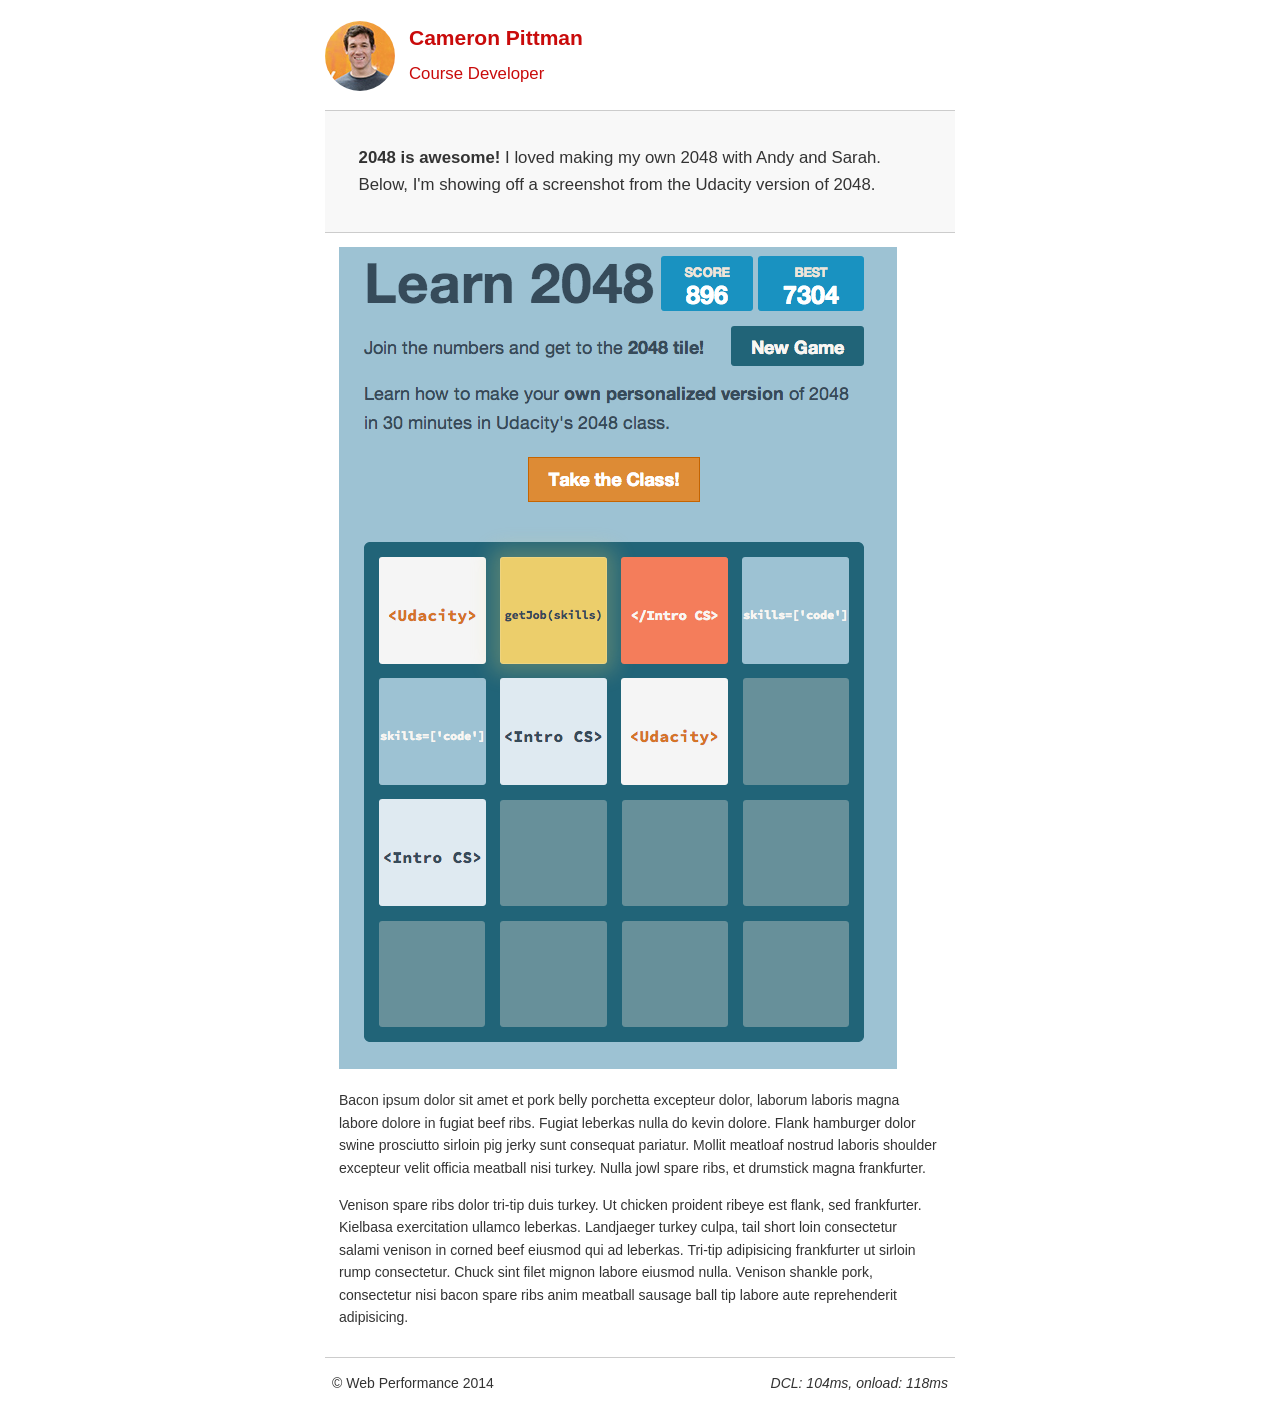
<file: project-2048.html>
<!DOCTYPE html>
<html lang="en">
  <head>
    <meta charset="utf-8">
    <meta name="viewport" content="width=device-width, initial-scale=1">
    <meta name="description" content=" FILL ME IN ">
    <meta name="author" content=" FILL ME IN ">
    <title>Cameron Pittman: Portfolio</title>

    <!-- Hmm, what is the impact of web fonts on speed? Measure it... -->
    <!-- <link href="//fonts.googleapis.com/css?family=Open+Sans:400,700" rel="stylesheet"> -->

    <link href="css/style.css" rel="stylesheet">
    <link href="css/print.css" rel="stylesheet">

    <script>
      (function(w,g){w['GoogleAnalyticsObject']=g;
      w[g]=w[g]||function(){(w[g].q=w[g].q||[]).push(arguments)};w[g].l=1*new Date();})(window,'ga');

      // Optional TODO: replace with your Google Analytics profile ID.
      ga('create', 'UA-XXXX-Y');
      ga('send', 'pageview');
    </script>
    <script src="//www.google-analytics.com/analytics.js"></script>
    <script src="js/perfmatters.js"></script>
  </head>

  <body>
    <header>
      <a href="/"><img src="img/profilepic.jpg"></a>
      <p>Cameron Pittman<br><span>Course Developer</span></p>
    </header>

    <div class="container">
      <div class="hero">
        <strong>2048 is awesome!</strong> I loved making my own 2048 with Andy and Sarah. Below, I'm showing off a screenshot from the Udacity version of 2048.
      </div>

      <div class="content">

        <img class="img-responsive" src="img/2048.png">

        <p>Bacon ipsum dolor sit amet et pork belly porchetta excepteur dolor, laborum laboris magna labore dolore in fugiat beef ribs. Fugiat leberkas nulla do kevin dolore. Flank hamburger dolor swine prosciutto sirloin pig jerky sunt consequat pariatur. Mollit meatloaf nostrud laboris shoulder excepteur velit officia meatball nisi turkey. Nulla jowl spare ribs, et drumstick magna frankfurter.</p>

        <p>Venison spare ribs dolor tri-tip duis turkey. Ut chicken proident ribeye est flank, sed frankfurter. Kielbasa exercitation ullamco leberkas. Landjaeger turkey culpa, tail short loin consectetur salami venison in corned beef eiusmod qui ad leberkas. Tri-tip adipisicing frankfurter ut sirloin rump consectetur. Chuck sint filet mignon labore eiusmod nulla. Venison shankle pork, consectetur nisi bacon spare ribs anim meatball sausage ball tip labore aute reprehenderit adipisicing.</p>

    </div>

    <footer>
      <p>&copy; Web Performance 2014 <span id="crp-stats"></span></p>
    </footer>
  </body>
</html>
</file>
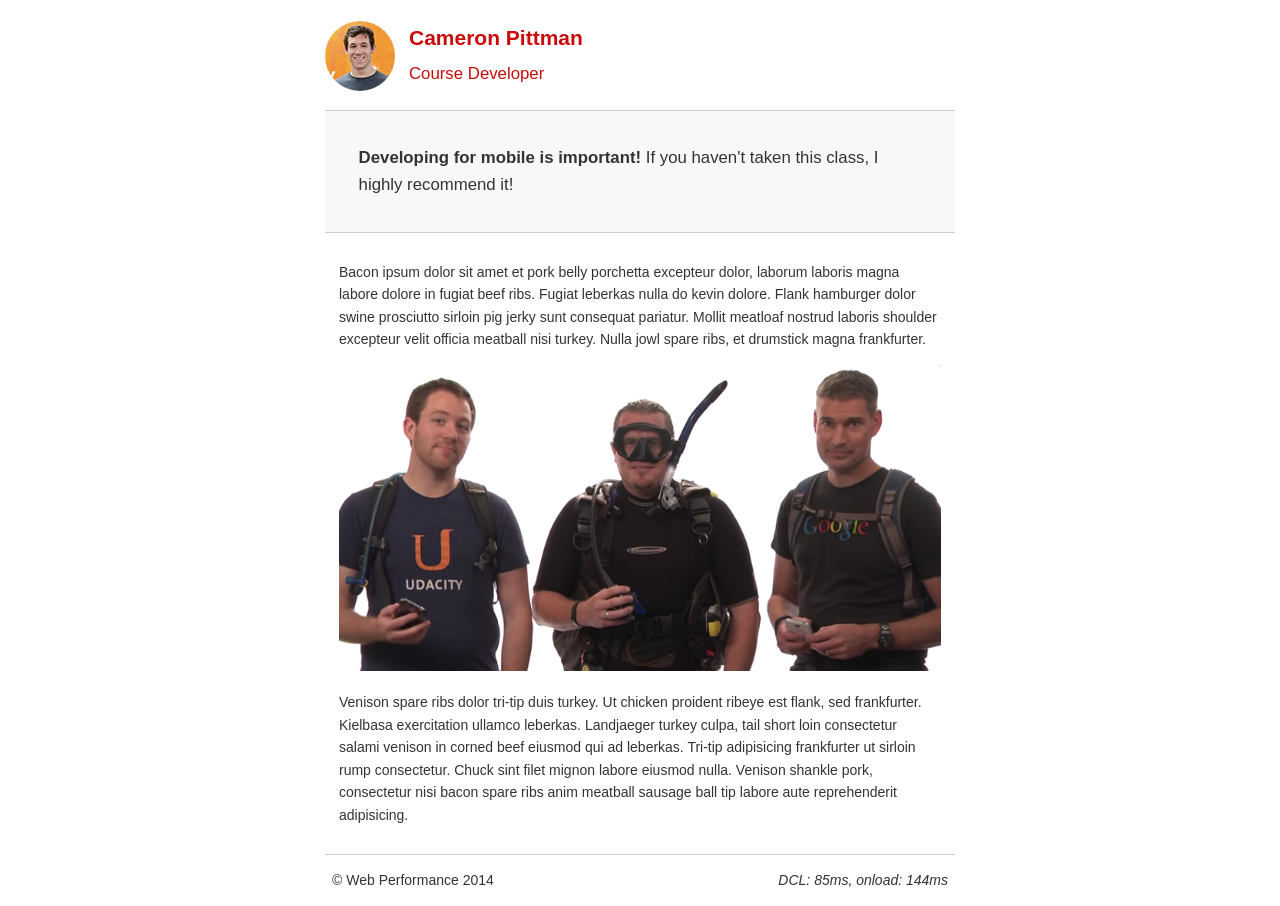
<file: project-mobile.html>
<!DOCTYPE html>
<html lang="en">
  <head>
    <meta charset="utf-8">
    <meta name="viewport" content="width=device-width, initial-scale=1">
    <meta name="description" content=" FILL ME IN ">
    <meta name="author" content=" FILL ME IN ">
    <title>Cameron Pitman: Portfolio</title>

    <!-- Hmm, what is the impact of web fonts on speed? Measure it... -->
    <!-- <link href="//fonts.googleapis.com/css?family=Open+Sans:400,700" rel="stylesheet"> -->

    <link href="css/style.css" rel="stylesheet">
    <link href="css/print.css" rel="stylesheet">

    <script>
      (function(w,g){w['GoogleAnalyticsObject']=g;
      w[g]=w[g]||function(){(w[g].q=w[g].q||[]).push(arguments)};w[g].l=1*new Date();})(window,'ga');

      // Optional TODO: replace with your Google Analytics profile ID.
      ga('create', 'UA-XXXX-Y');
      ga('send', 'pageview');
    </script>
    <script src="http://www.google-analytics.com/analytics.js"></script>
    <script async src="js/perfmatters.js"></script>
  </head>

  <body>
    <header>
      <a href="/"><img src="img/profilepic.jpg"></a>
      <p>Cameron Pittman<br><span>Course Developer</span></p>
    </header>

    <div class="container">
      <div class="hero">
        <strong>Developing for mobile is important!</strong> If you haven't taken this class, I highly recommend it!
      </div>

      <div class="content">

        <p>Bacon ipsum dolor sit amet et pork belly porchetta excepteur dolor, laborum laboris magna labore dolore in fugiat beef ribs. Fugiat leberkas nulla do kevin dolore. Flank hamburger dolor swine prosciutto sirloin pig jerky sunt consequat pariatur. Mollit meatloaf nostrud laboris shoulder excepteur velit officia meatball nisi turkey. Nulla jowl spare ribs, et drumstick magna frankfurter.</p>

        <img src="img/mobilewebdev.jpg">

        <p>Venison spare ribs dolor tri-tip duis turkey. Ut chicken proident ribeye est flank, sed frankfurter. Kielbasa exercitation ullamco leberkas. Landjaeger turkey culpa, tail short loin consectetur salami venison in corned beef eiusmod qui ad leberkas. Tri-tip adipisicing frankfurter ut sirloin rump consectetur. Chuck sint filet mignon labore eiusmod nulla. Venison shankle pork, consectetur nisi bacon spare ribs anim meatball sausage ball tip labore aute reprehenderit adipisicing.</p>

    </div>

    <footer>
      <p>&copy; Web Performance 2014 <span id="crp-stats"></span></p>
    </footer>
  </body>
</html>
</file>
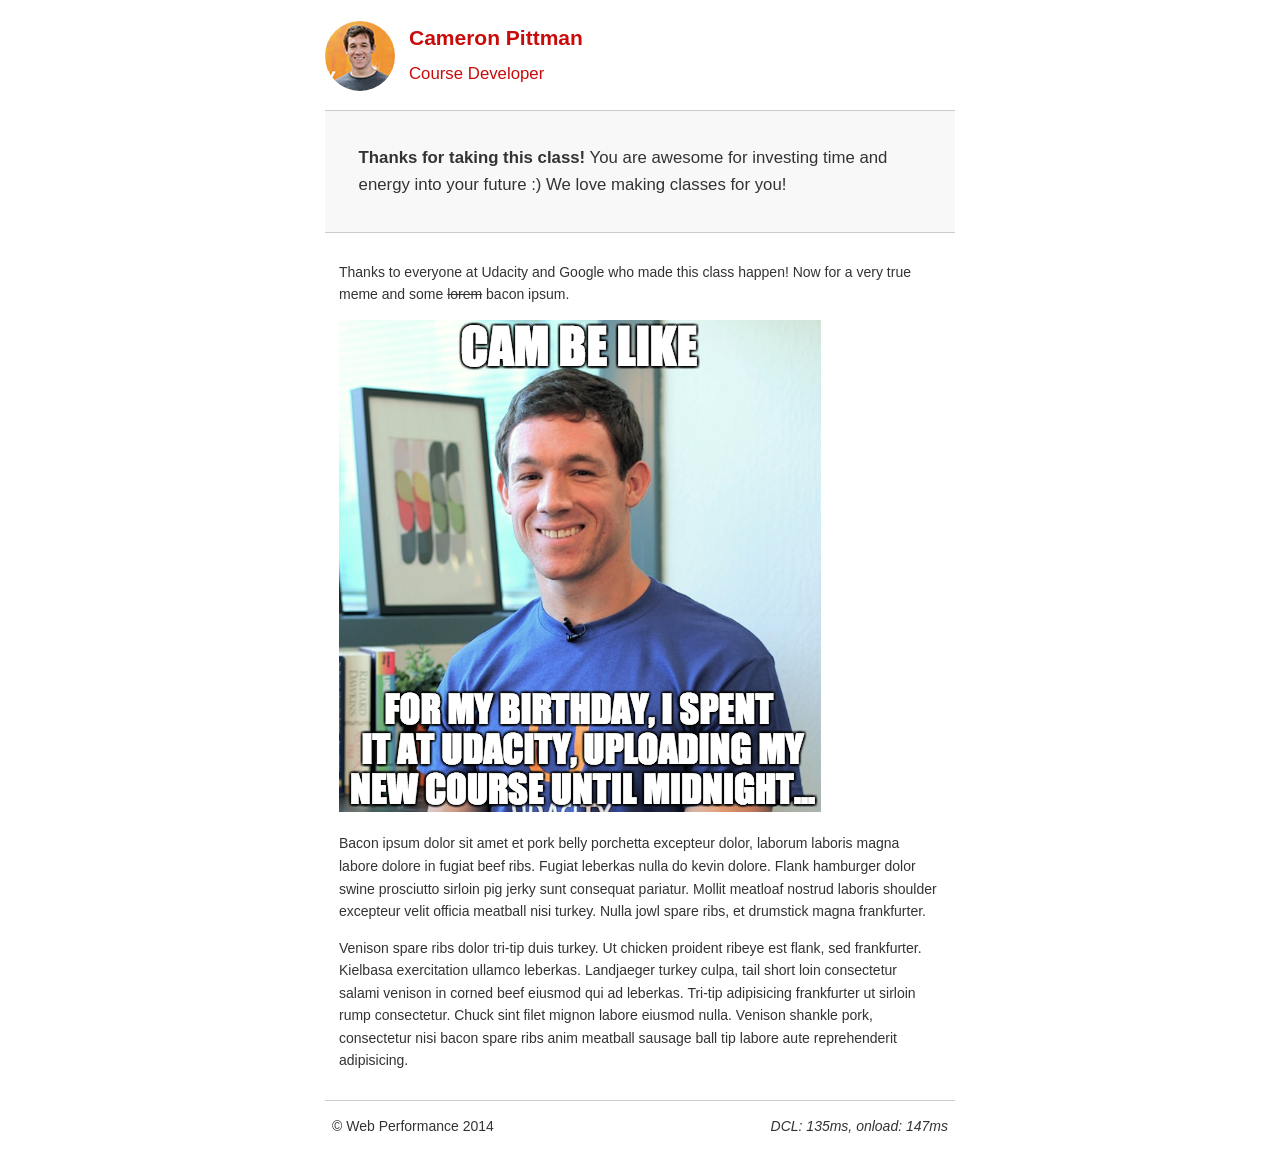
<file: project-webperf.html>
<!DOCTYPE html>
<html lang="en">
  <head>
    <meta charset="utf-8">
    <meta name="viewport" content="width=device-width, initial-scale=1">
    <meta name="description" content=" FILL ME IN ">
    <meta name="author" content=" FILL ME IN ">
    <title>Cameron Pittman: Portfolio</title>

    <!-- Hmm, what is the impact of web fonts on speed? Measure it... -->
    <!-- <link href="//fonts.googleapis.com/css?family=Open+Sans:400,700" rel="stylesheet"> -->

    <link href="css/style.css" rel="stylesheet">
    <link href="css/print.css" rel="stylesheet">

    <script>
      (function(w,g){w['GoogleAnalyticsObject']=g;
      w[g]=w[g]||function(){(w[g].q=w[g].q||[]).push(arguments)};w[g].l=1*new Date();})(window,'ga');

      // Optional TODO: replace with your Google Analytics profile ID.
      ga('create', 'UA-XXXX-Y');
      ga('send', 'pageview');
    </script>
    <script src="http://www.google-analytics.com/analytics.js"></script>
    <script async src="js/perfmatters.js"></script>
  </head>

  <body>
    <header>
      <a href="/"><img src="img/profilepic.jpg"></a>
      <p>Cameron Pittman<br><span>Course Developer</span></p>
    </header>

    <div class="container">
      <div class="hero">
        <strong>Thanks for taking this class!</strong> You are awesome for investing time and energy into your future :) We love making classes for you!
      </div>

      <div class="content">

        <p>Thanks to everyone at Udacity and Google who made this class happen! Now for a very true meme and some <strike>lorem</strike> bacon ipsum.</p>

        <img src="img/cam_be_like.jpg">

        <p>Bacon ipsum dolor sit amet et pork belly porchetta excepteur dolor, laborum laboris magna labore dolore in fugiat beef ribs. Fugiat leberkas nulla do kevin dolore. Flank hamburger dolor swine prosciutto sirloin pig jerky sunt consequat pariatur. Mollit meatloaf nostrud laboris shoulder excepteur velit officia meatball nisi turkey. Nulla jowl spare ribs, et drumstick magna frankfurter.</p>

        <p>Venison spare ribs dolor tri-tip duis turkey. Ut chicken proident ribeye est flank, sed frankfurter. Kielbasa exercitation ullamco leberkas. Landjaeger turkey culpa, tail short loin consectetur salami venison in corned beef eiusmod qui ad leberkas. Tri-tip adipisicing frankfurter ut sirloin rump consectetur. Chuck sint filet mignon labore eiusmod nulla. Venison shankle pork, consectetur nisi bacon spare ribs anim meatball sausage ball tip labore aute reprehenderit adipisicing.</p>

    </div>

    <footer>
      <p>&copy; Web Performance 2014 <span id="crp-stats"></span></p>
    </footer>
  </body>
</html>
</file>
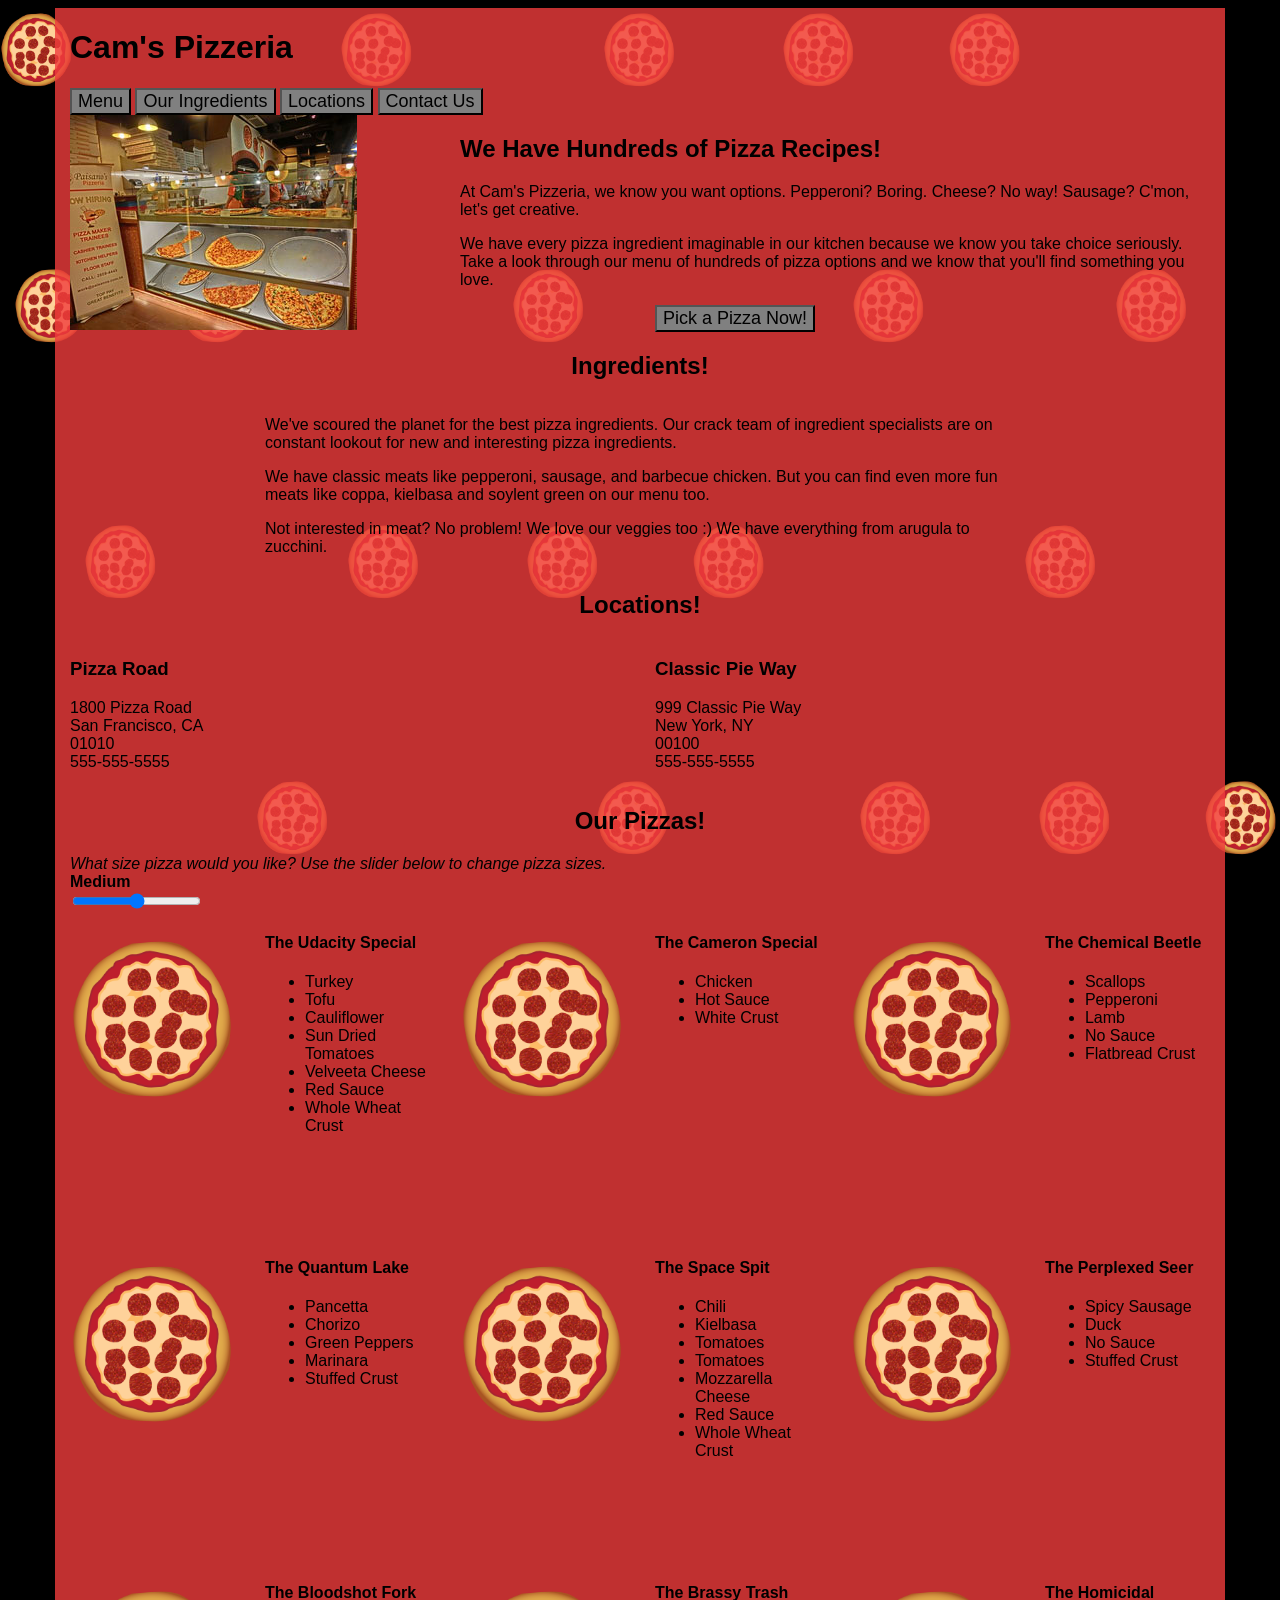
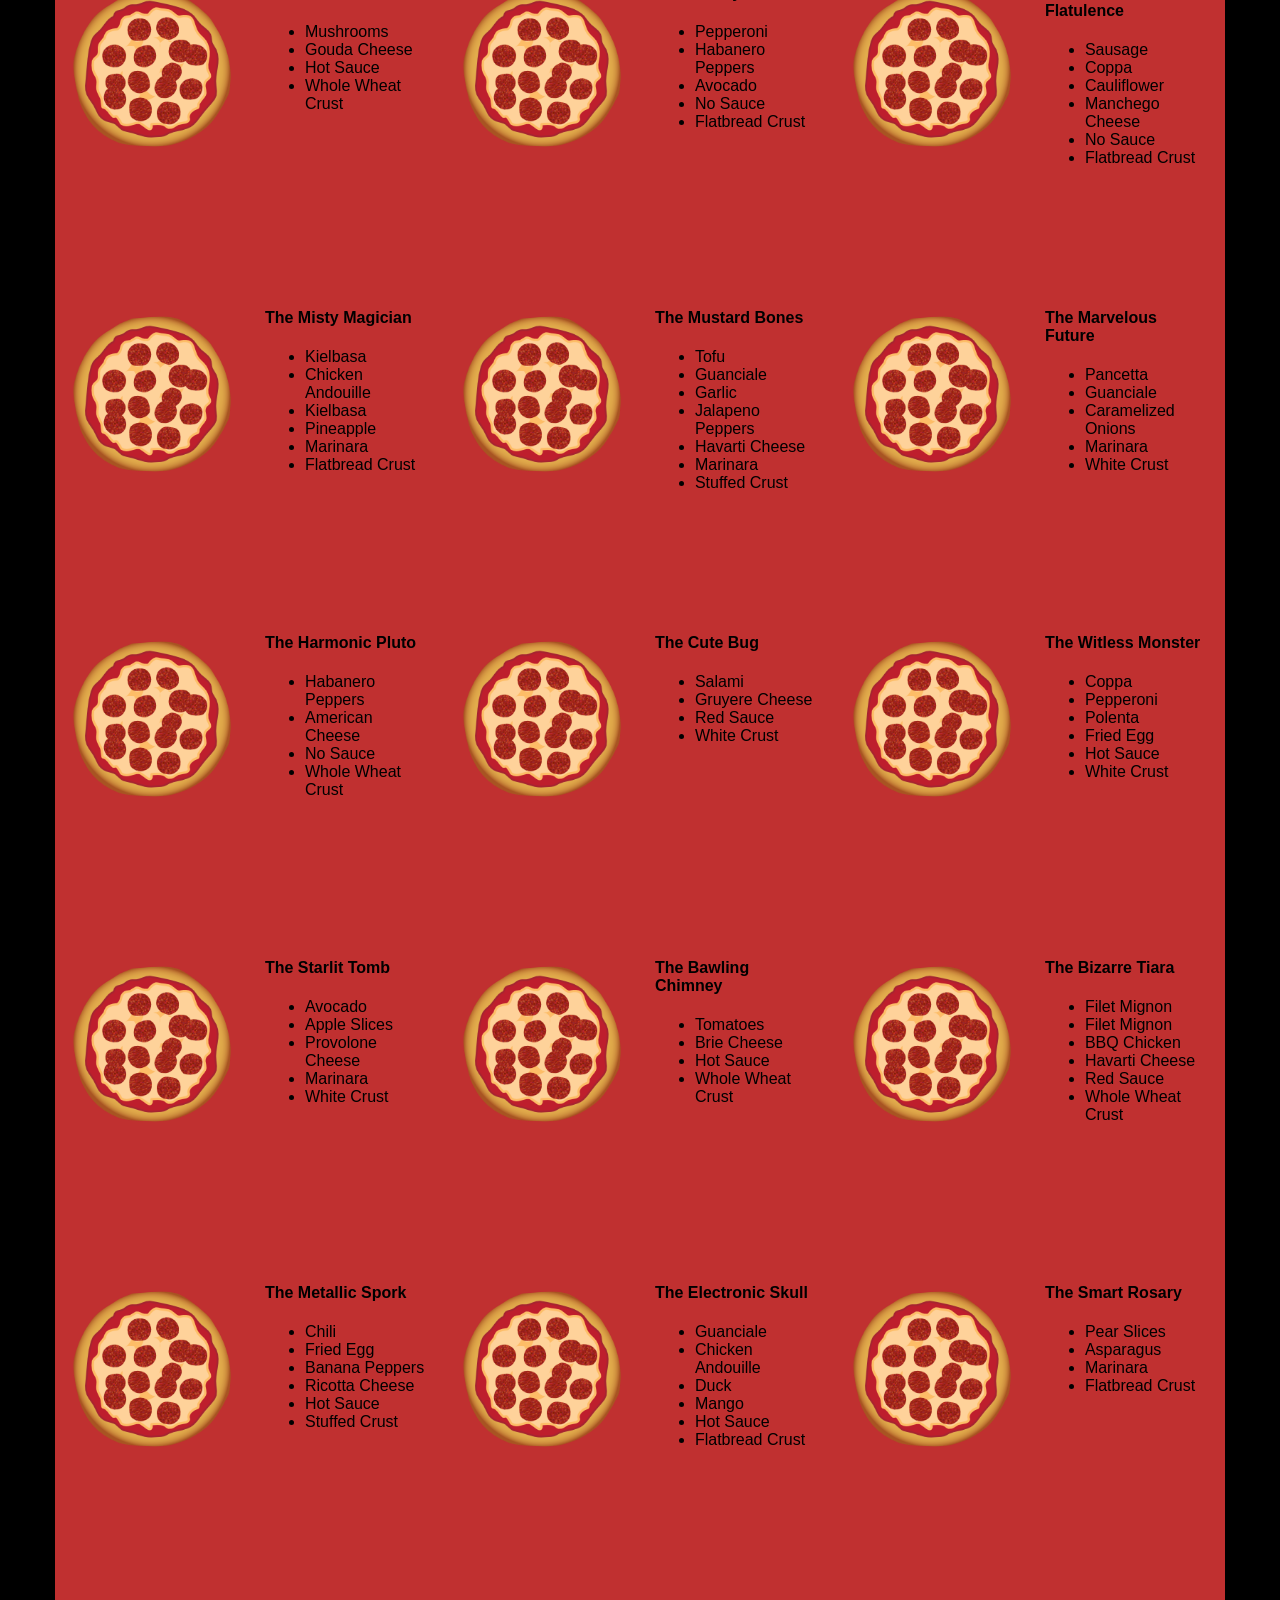
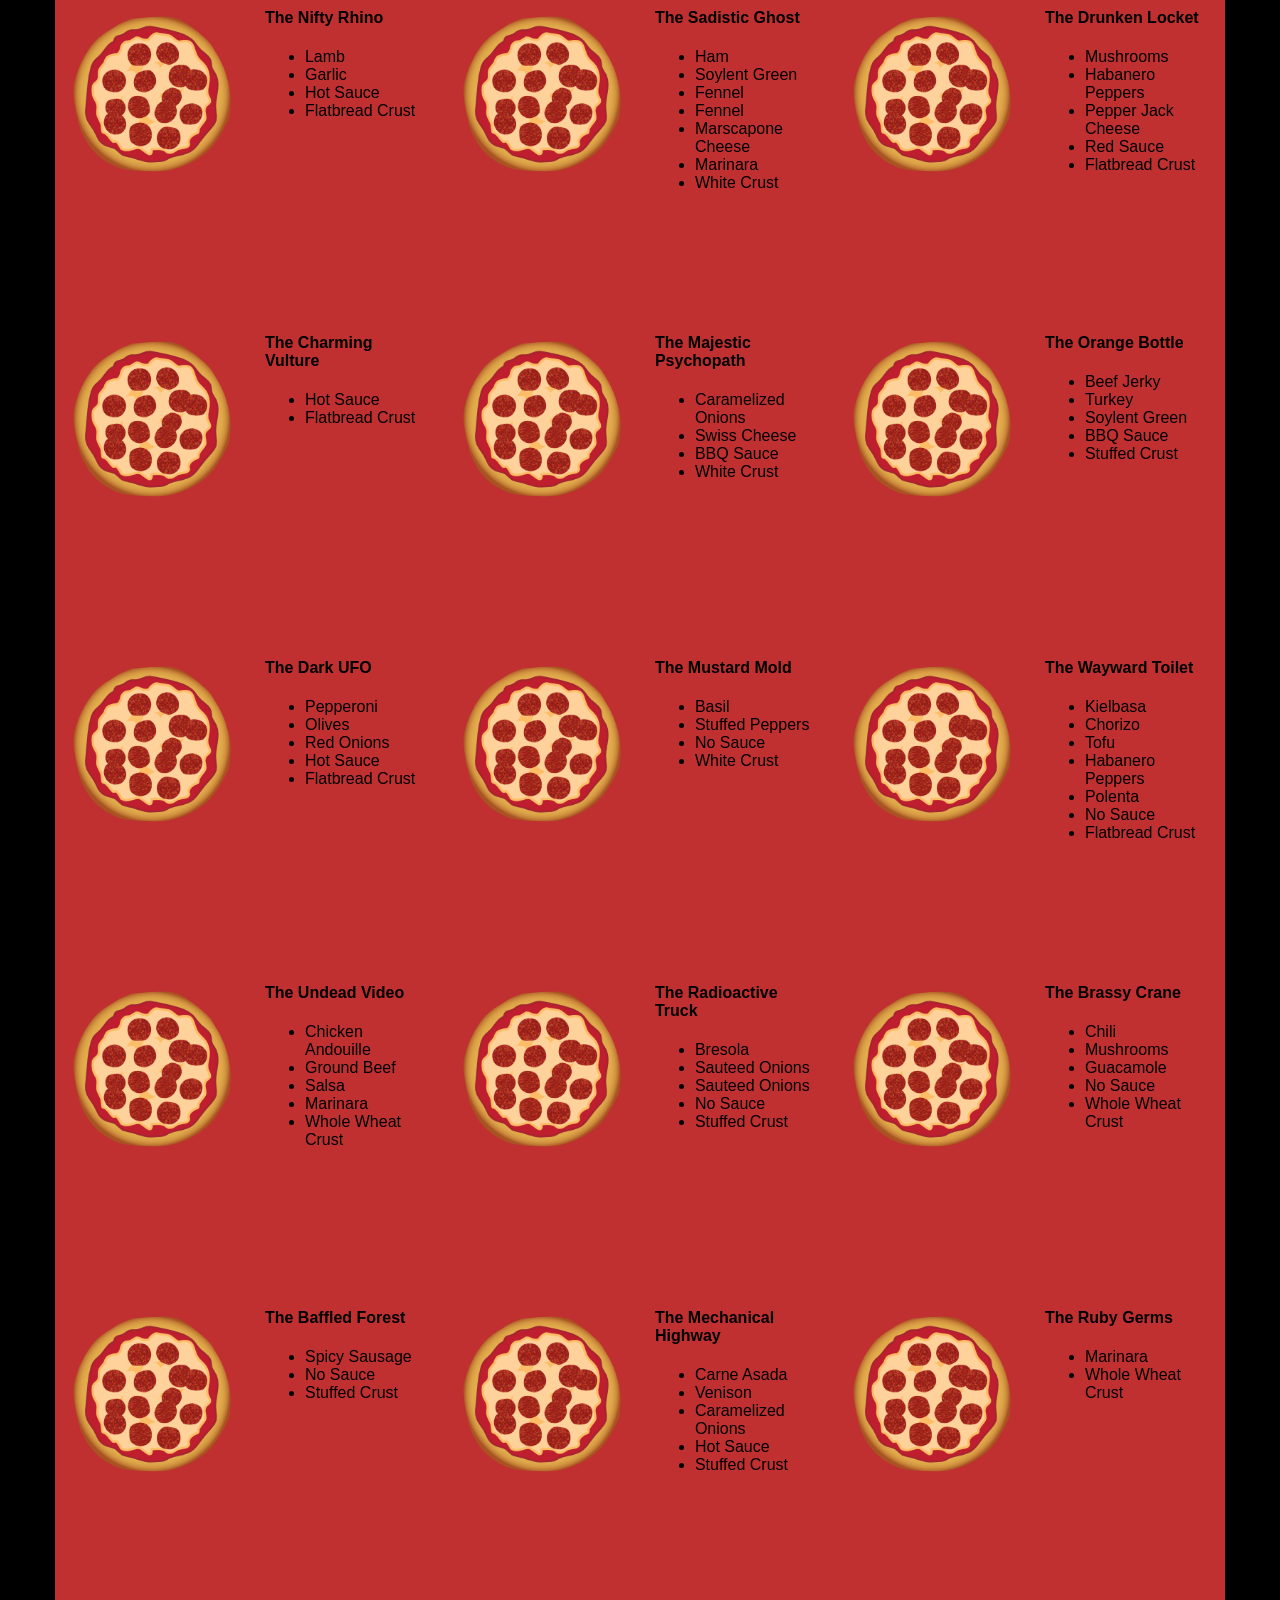
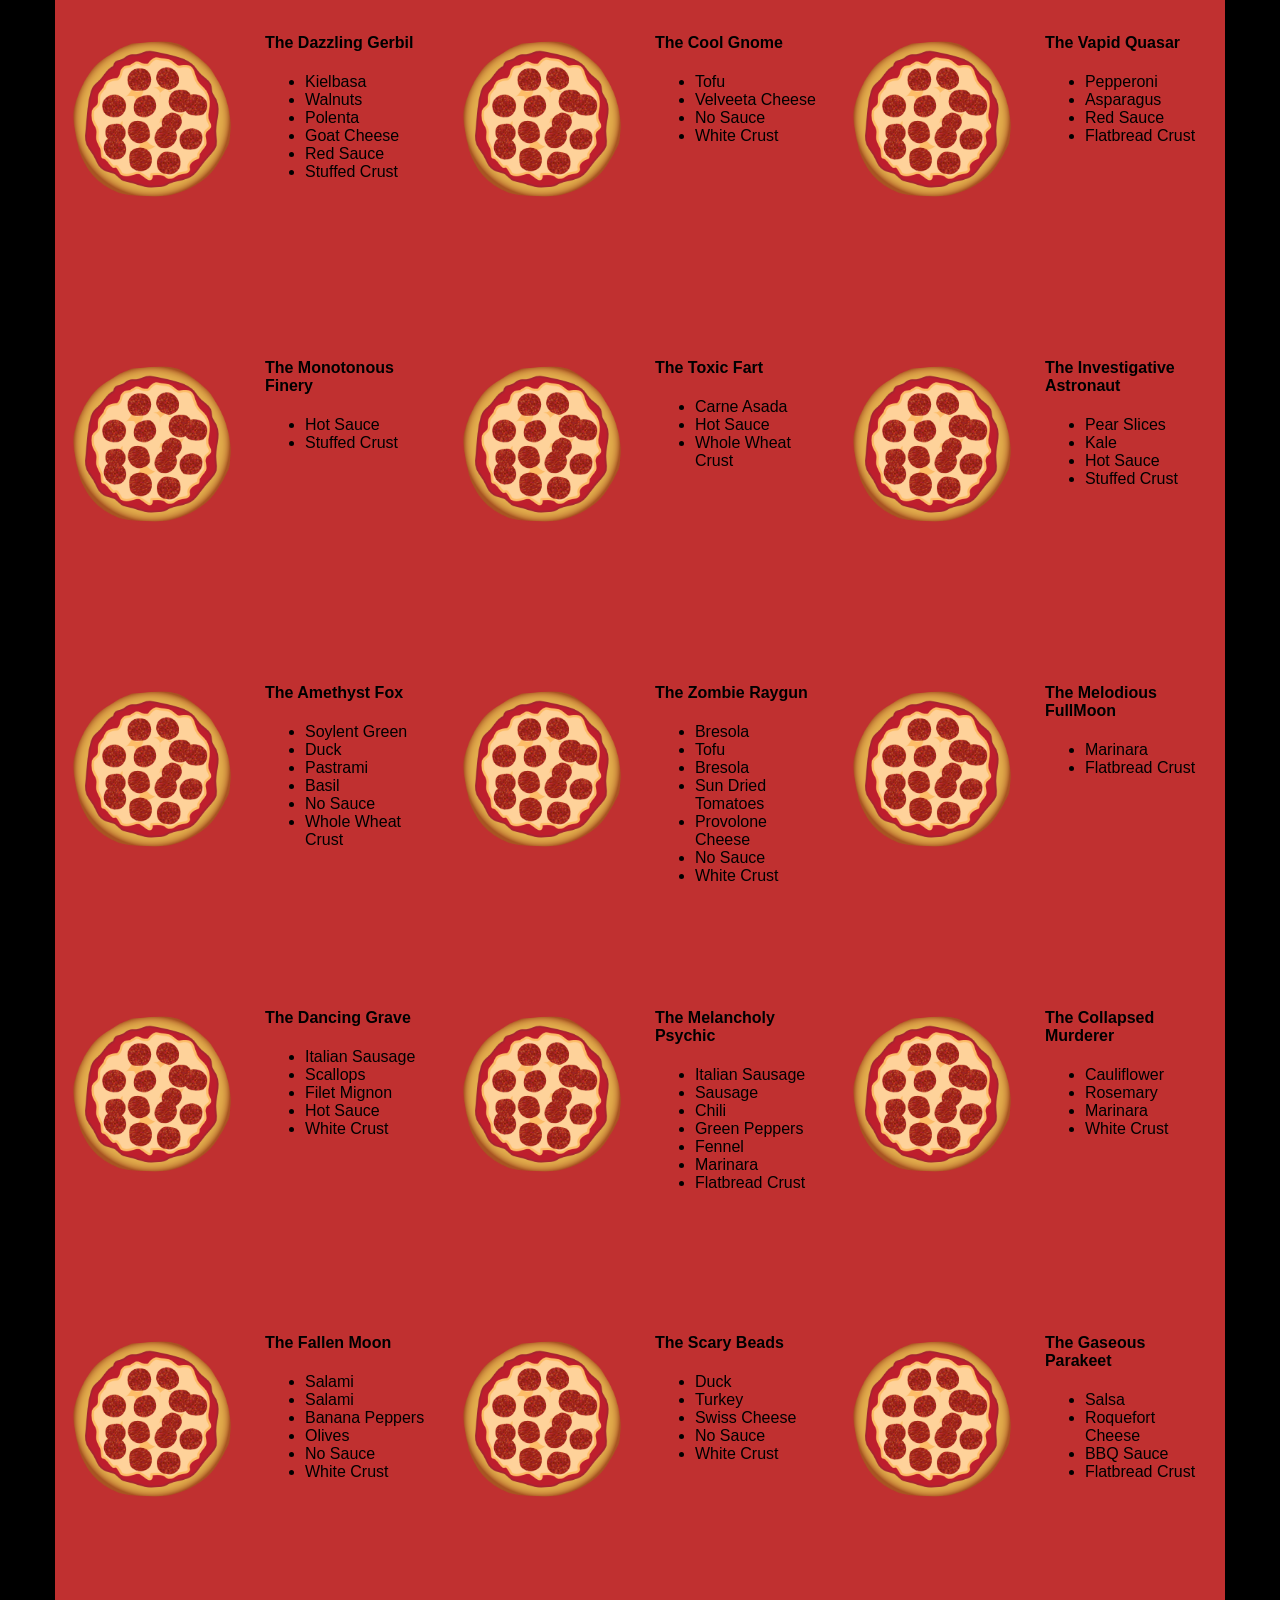
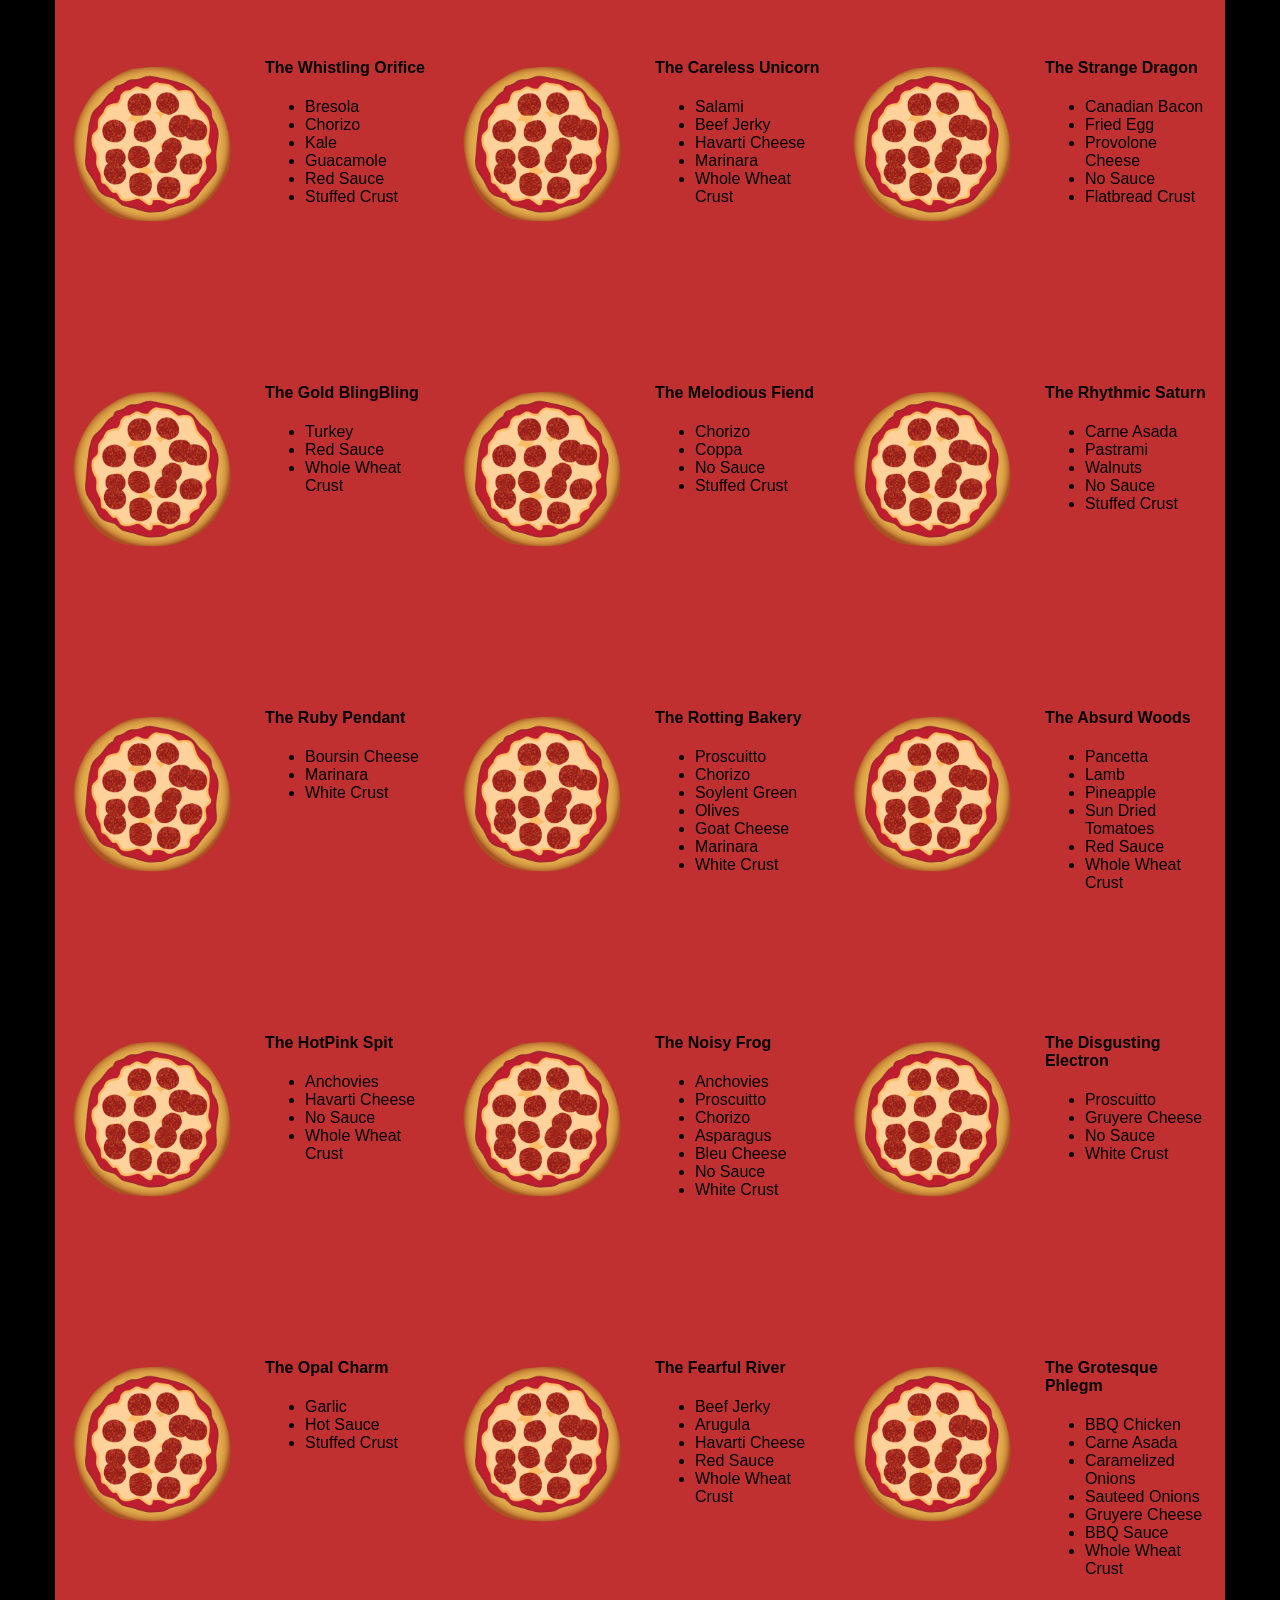
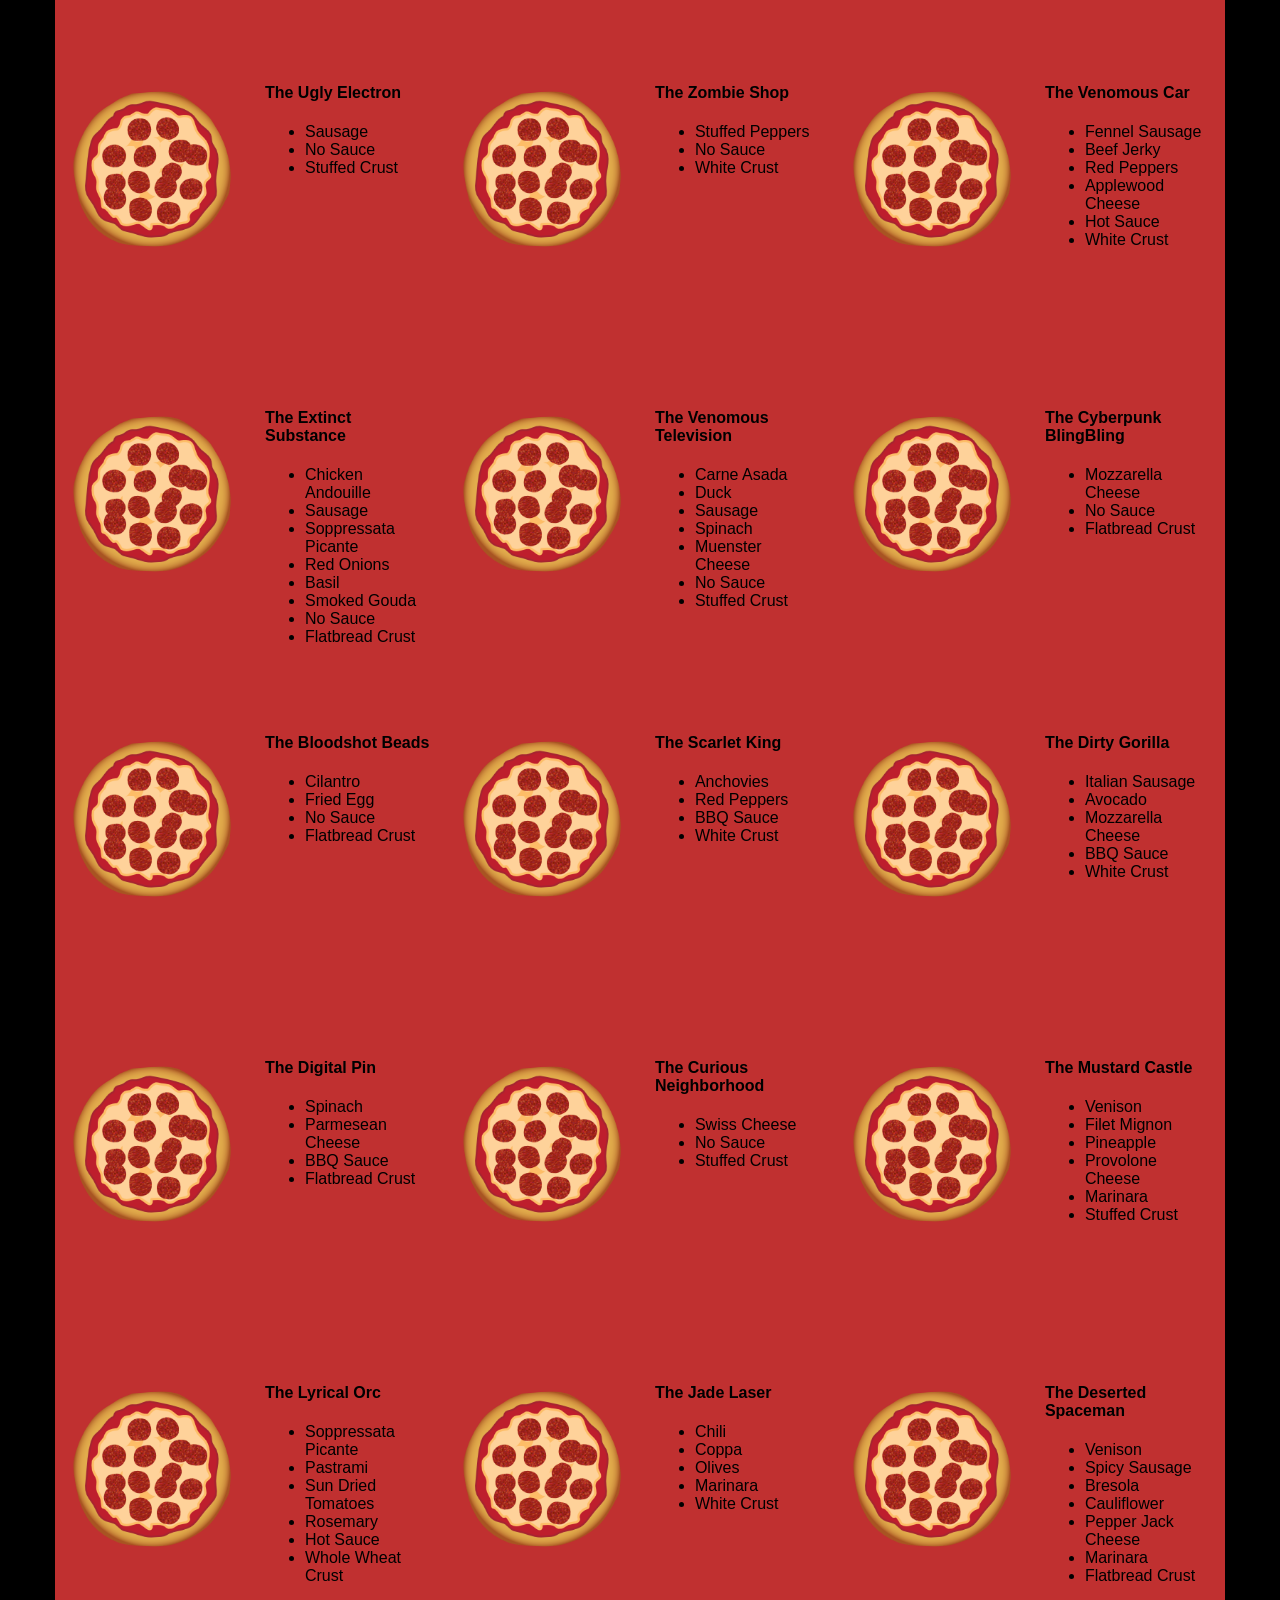
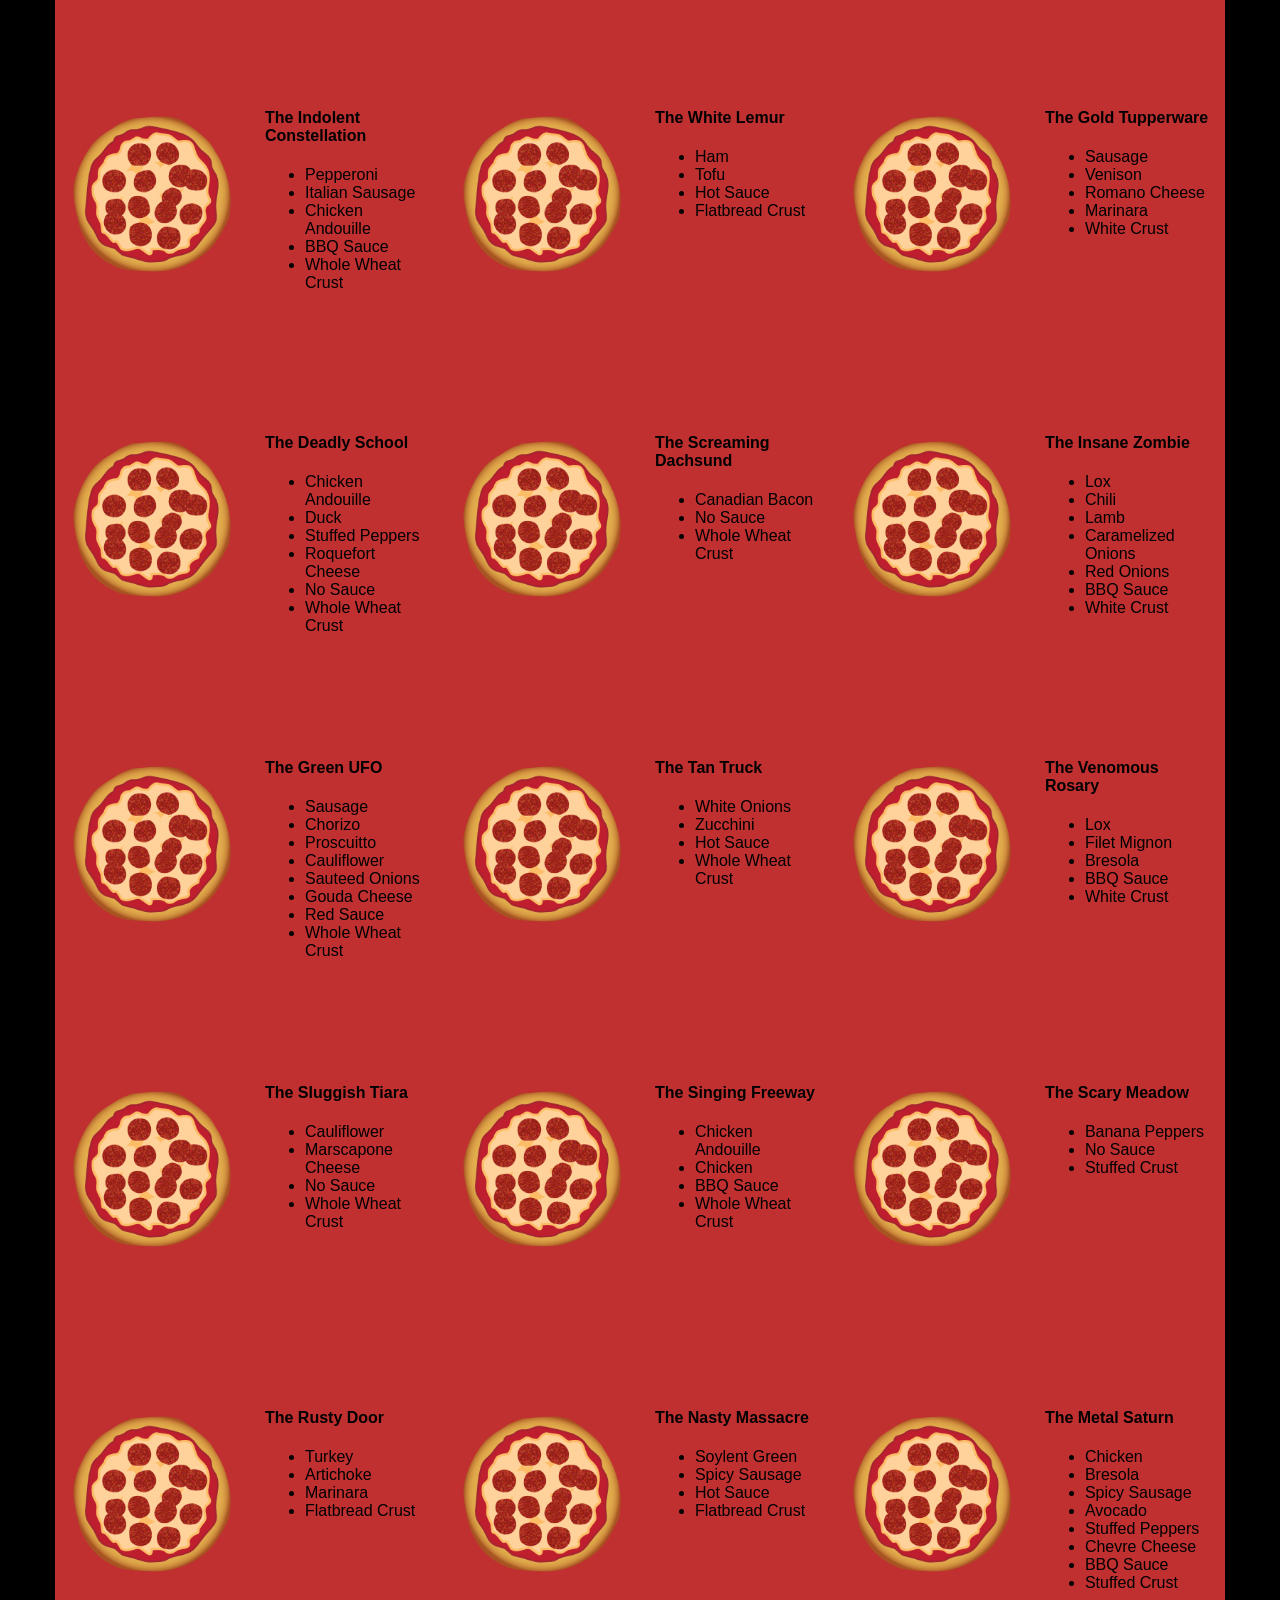
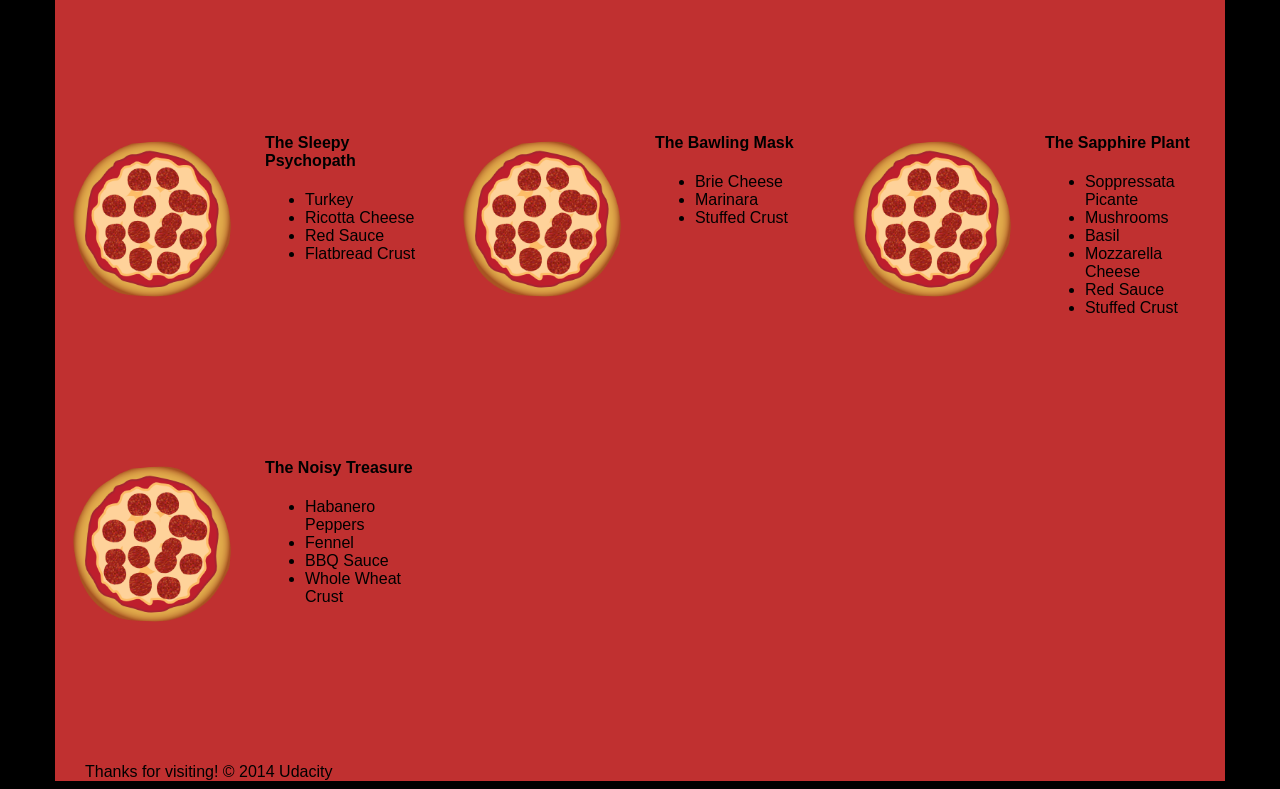
<file: views/pizza.html>
<!DOCTYPE HTML>
<html>
<head>
  <link rel="stylesheet" href="css/style.css">
  <link rel="stylesheet" href="css/bootstrap-grid.css">
  <meta name=viewport content="width=device-width, initial-scale=1">
</head>

<body>
  <div class="container">
    <div id="header" class="row">
      <div class="col-md-6">
        <div class="row">
          <div class="col-md-12">
            <h1>Cam's Pizzeria</h1>
            <div class="row">
              <div id="menu" class="col-md-12">
                <form action="#randomPizzas">
                  <input type="submit" value="Menu">
                </form>
                <form action="#ingredients">
                  <input type="submit" value="Our Ingredients">
                </form>
                <form action="#locations">
                  <input type="submit" value="Locations">
                </form>
                <form action="#" onsubmit="alert('Thanks for clicking! This button doesn\'t do anything because this is a fake pizzeria :\)')">
                  <input type="submit" value="Contact Us">
                </form>
              </div>
            </div>
          </div>
        </div>
      </div>
      <div id="movingPizzas1" class="col-md-6">
      </div>
    </div>
    <div id="callToAction" class="row">
      <div class="col-md-4">
        <img src="images/pizzeria.jpg" class="img-responsive"> <!-- Image credit to: http://commons.wikimedia.org/wiki/File:HK_TST_night_%E5%98%89%E8%98%AD%E9%81%93_Granville_Road_restaurant_Paisano's_Pizzeria_pizza_Dec-2013.JPG -->
      </div>
      <div class="col-md-8">
        <div class="row">
          <div class="col-md-12">
            <h2>We Have Hundreds of Pizza Recipes!</h2>
            <p>At Cam's Pizzeria, we know you want options. Pepperoni? Boring. Cheese? No way! Sausage? C'mon, let's get creative.</p>

            <p>We have every pizza ingredient imaginable in our kitchen because we know you take choice seriously. Take a look through our menu of hundreds of pizza options and we know that you'll find something you love.</p>
          </div>
        </div>
        <div class="row">
          <div class="col-md-6 col-md-push-3">
            <form action="#randomPizzas">
              <input type="submit" value="Pick a Pizza Now!">
            </form>
          </div>
        </div>
      </div>
    </div>
    <div id="ingredients" class="row">
      <div class="col-md-8 col-md-push-2">
        <div class="row">
          <div class="col-md-12 centered">
            <h2>Ingredients!</h2>
          </div>
        </div>
        <div class="row">
          <div class="col-md-12">
            <p>We've scoured the planet for the best pizza ingredients. Our crack team of ingredient specialists are on constant lookout for new and interesting pizza ingredients.</p>

            <p>We have classic meats like pepperoni, sausage, and barbecue chicken. But you can find even more fun meats like coppa, kielbasa and soylent green on our menu too.</p>

            <p>Not interested in meat? No problem! We love our veggies too :) We have everything from arugula to zucchini.</p>
          </div>
        </div>
      </div>
    </div>
    <div id="locations" class="row">
      <div class="col-md-12">
        <h2 style="text-align: center">Locations!</h2>
        <div class="row">
          <div class="col-md-6">
            <h3>Pizza Road</h3>
            <p>1800 Pizza Road<br>San Francisco, CA<br>01010<br>555-555-5555</p>
          </div>
          <div class="col-md-6">
            <h3>Classic Pie Way</h3>
            <p>999 Classic Pie Way<br>New York, NY<br>00100<br>555-555-5555</p>
          </div>
        </div>
      </div>
    </div>
    <div id="pizzaGenerator" class="row">
      <div class="col-md-12">
        <h2 style="text-align: center">Our Pizzas!</h2>
        <div class="row">
          <div class="col-md-12">
            <em>What size pizza would you like? Use the slider below to change pizza sizes.</em>
          </div>
          <div id="pizzaSize" class="col-md-6">Medium</div>
          <div class="col-md-12">
            <input id="sizeSlider" type="range" min="1" max="3" value="2" step="1" onchange="resizePizzas(this.value)"></input>
          </div>
        </div>
        <div id="randomPizzas" class="row">
          <div id="pizza0" class="randomPizzaContainer" style="width:33.33%;">
            <div class="col-md-6">
              <img src="images/pizza.png" class="img-responsive">
            </div>
            <div class="col-md-6">
              <h4>The Udacity Special</h4>
              <ul>
                <li>Turkey</li>
                <li>Tofu</li>
                <li>Cauliflower</li>
                <li>Sun Dried Tomatoes</li>
                <li>Velveeta Cheese</li>
                <li>Red Sauce</li>
                <li>Whole Wheat Crust</li>
              </ul>
            </div>
          </div>
          <div id="pizza1" class="randomPizzaContainer" style="width:33.33%;">
            <div class="col-md-6">
              <img src="images/pizza.png" class="img-responsive">
            </div>
            <div class="col-md-6">
              <h4>The Cameron Special</h4>
              <ul>
                <li>Chicken</li>
                <li>Hot Sauce</li>
                <li>White Crust</li>
              </ul>
            </div>
          </div>
        </div>
      </div>
    </div>
    <div id="footer" class="col-md-12">Thanks for visiting! &copy; 2014 Udacity</div>
  </div>
  <script type="text/javascript" src="js/main.js"></script>
</body>

</html>
</file>
<file: css/style.css>
html {
  font-size: 100%;
  overflow-y: scroll;
  -webkit-tap-highlight-color: rgba(0,0,0,0);
  -ms-text-size-adjust: 100%;
  -webkit-text-size-adjust: none;
}
body { margin: 0; font-size: 14px; line-height: 1.61; font-weight: 400; }
body, button, input, select, textarea { font-family: 'Open Sans', sans-serif; color: #333; }

a { color: #12C; }
a:visited { color: #61C; }
a:focus { outline: thin dotted; }
a:hover, a:active { color: #c00; outline: 0; }

b, strong { font-weight: bold; }
pre, code { font-family: monospace, monospace; font-size: 1em; }
ul, ol { margin: 1em 0; padding: 0 0 0 20px; }
img { border: 0; max-width: 100%; }

/*body { background: #fff; }*/
header, footer, .container { max-width: 45em; margin: 0 auto; }

header { padding: 0 0.5em; color: #C90B0B; }
header img { border-radius: 40px; float: left; }
header p { font-size:1.5em; font-weight: bold; padding-left: 4em;}
header p span { font-size: 0.8em; font-weight: normal;}

.hero { padding: 2em; background-color: #f8f8f8; font-size:1.2em;
  border-bottom: 1px solid #ccc;
  border-top: 1px solid #ccc;
}

.content { padding: 1em 1em; }
.content li { list-style-type: none; font-size: 1.1em;}
li img { float:left; padding-right: 1em; }
li p { font-size: 0.9em; font-style: italic; }

footer {
  padding: 0 0.5em;
  border-top: 1px solid #ccc;
}
footer span { float: right; font-style: italic; }

/* Smartphones (portrait) */
@media only screen and (max-width: 480px) {
  body { font-size: 12px;}
  header p { padding-left: 4.5em;}
}
</file>
<file: css/print.css>
@media print {
  * { background: transparent !important; color: black !important; text-shadow: none !important; filter:none !important; -ms-filter: none !important; }
  a, a:visited { color: #444 !important; text-decoration: underline; }
  a[href]:after { content: " (" attr(href) ")"; }
  tr, img { page-break-inside: avoid; }
  img { max-width: 100% !important; }
  @page { margin: 0.5cm; }
  p, h2, h3 { orphans: 3; widows: 3; }
  h2, h3{ page-break-after: avoid; }
}
</file>
<file: views/css/style.css>
/** {
  outline: 1px solid red !important;
}*/
* {
  -webkit-box-sizing: border-box;
  -moz-box-sizing: border-box;
  -box-sizing: border-box;
}

body {
  font-family: "Trebuchet MS", Helvetica, sans-serif;
  background: black;
}

input {
  background: grey;
  font-size: 18px;
}

form {
  display: inline-block;
}

.centered {
  text-align: center;
}

#pizzaSize {
  font-weight: 800;
}

.mover {
  position: fixed;
  width: 256px;
  z-index: -1;
}

.randomPizzaContainer {
  float: left;
  display: flex;
}

.randomPizzaContainer:after {
  content: "";
  display: table;
  clear:both;
}

 .container {
  background-color: rgba(240, 60, 60, 0.8);
}
</file>
